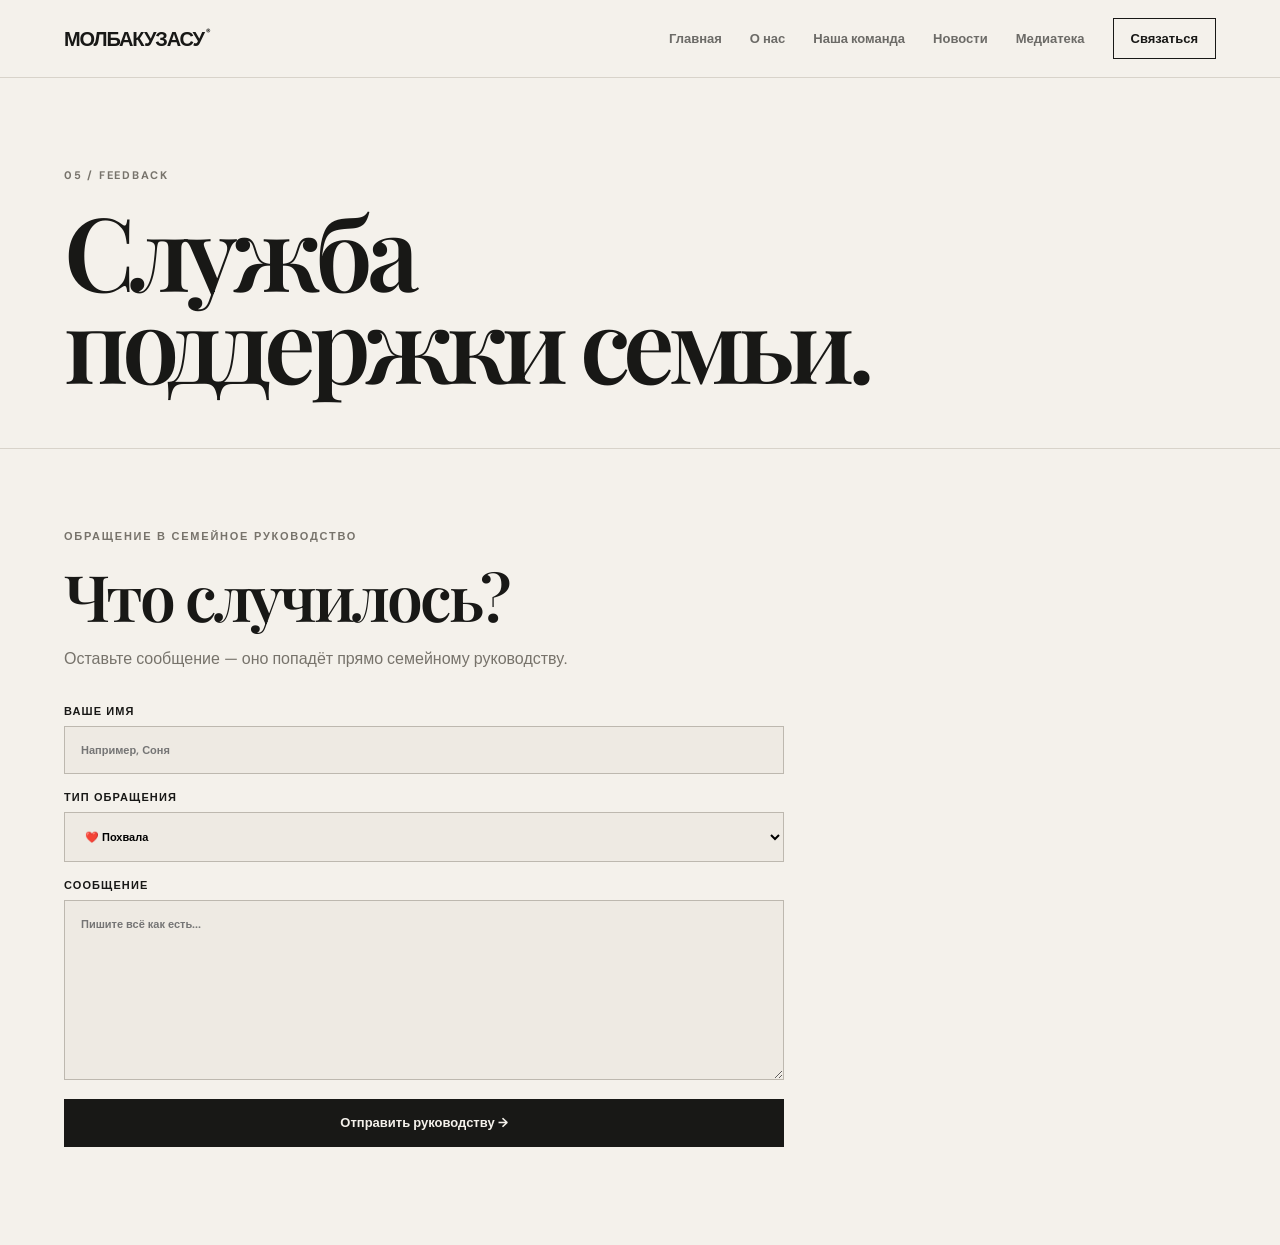
<file: contacts.html>
<!doctype html>
<html lang="ru">

<head>
  <meta charset="UTF-8">

  <meta
    name="viewport"
    content="width=device-width, initial-scale=1, viewport-fit=cover"
  >

  <title>Обратная связь — МолБаКуЗаСу</title>

  <link rel="stylesheet" href="css/style.css?v=4">
</head>

<body>

  <header class="header">

    <a class="logo" href="index.html">
      МОЛБАКУЗАСУ<span>®</span>
    </a>

    <button
      class="menu-btn"
      type="button"
      aria-label="Открыть меню"
      aria-expanded="false"
    >
      ☰
    </button>

    <nav class="nav">
      <a href="index.html">Главная</a>
      <a href="about.html">О нас</a>
      <a href="team.html">Наша команда</a>
      <a href="news.html">Новости</a>
      <a href="gallery.html">Медиатека</a>
      <a class="nav-cta active" href="contacts.html">Связаться</a>
    </nav>

  </header>


  <section class="page-hero">

    <p class="eyebrow">05 / FEEDBACK</p>

    <h1>
      Служба<br>
      поддержки семьи.
    </h1>

  </section>


  <section class="page-content">

    <div class="form-wrap">

      <p class="eyebrow">
        ОБРАЩЕНИЕ В СЕМЕЙНОЕ РУКОВОДСТВО
      </p>

      <h2>Что случилось?</h2>

      <p class="form-explainer">
        Оставьте сообщение — оно попадёт прямо семейному руководству.
      </p>


      <form
        class="form"
        id="feedbackForm"
        action="https://formspree.io/f/xqpzwjao"
        method="POST"
      >

        <input
          type="hidden"
          name="subject"
          value="Новое сообщение с семейного сайта МолБаКуЗаСу"
        >


        <label>
          Ваше имя

          <input
            required
            name="name"
            maxlength="80"
            placeholder="Например, Соня"
          >
        </label>


        <label>
          Тип обращения

          <select name="type">

            <option>❤️ Похвала</option>

            <option>😡 Жалоба</option>

            <option>💡 Предложение</option>

            <option>
              😂 Просто хотел(а) что-то сказать
            </option>

          </select>
        </label>


        <label>
          Сообщение

          <textarea
            required
            maxlength="2000"
            name="message"
            placeholder="Пишите всё как есть..."
          ></textarea>
        </label>


        <button
          class="button button-dark"
          type="submit"
        >
          Отправить руководству →
        </button>

      </form>


      <div
        class="form-status"
        id="formStatus"
        aria-live="polite"
      ></div>

    </div>
</file>
<file: css/style.css>
@import url('https://fonts.googleapis.com/css2?family=DM+Sans:wght@400;500;600;700;800&family=Playfair+Display:ital,wght@0,500;0,600;0,700;1,500&display=swap');

:root{--bg:#f4f1eb;--ink:#181816;--muted:#77736b;--line:#d8d3ca;--soft:#e6e1d8;--sand:#c9c0b0;--dark:#181816}
*{box-sizing:border-box}html{scroll-behavior:smooth;-webkit-text-size-adjust:100%}body{margin:0;background:var(--bg);color:var(--ink);font-family:"DM Sans",sans-serif;overflow-x:hidden}img{display:block;max-width:100%}a{color:inherit;text-decoration:none}button,input,select,textarea{font:inherit}button:disabled{opacity:.55;cursor:not-allowed}

.header{height:78px;padding:0 5vw;display:flex;align-items:center;justify-content:space-between;border-bottom:1px solid var(--line);background:rgba(244,241,235,.97);position:sticky;top:0;z-index:50;backdrop-filter:blur(10px)}
.logo{font-size:20px;font-weight:800;letter-spacing:-.055em;white-space:nowrap}.logo span{font-size:9px;vertical-align:top;margin-left:2px}.nav{display:flex;gap:28px;align-items:center;font-size:13px;font-weight:600}.nav a{opacity:.62}.nav a:hover,.nav a.active{opacity:1}.nav-cta{border:1px solid var(--ink)!important;padding:11px 17px;opacity:1!important}.menu-btn{display:none;background:none;border:0;color:inherit;font-size:27px;line-height:1;padding:9px;margin-right:-9px;cursor:pointer}

.hero{min-height:calc(100dvh - 78px);display:grid;grid-template-columns:1fr 1fr;padding:5vw;gap:6vw;align-items:center}.eyebrow{font-size:11px;letter-spacing:.16em;font-weight:700;margin:0 0 22px;text-transform:uppercase;color:var(--muted)}.hero h1{font:600 clamp(46px,5.9vw,86px)/.94 "Playfair Display",serif;letter-spacing:-.052em;margin:0 0 30px;overflow-wrap:anywhere}.hero h1 em{font-weight:500}.lead{font-size:18px;line-height:1.6;max-width:590px;color:#5d5a54}.hero-actions{display:flex;gap:12px;margin-top:34px;flex-wrap:wrap}.button{display:inline-flex;align-items:center;justify-content:center;min-height:48px;padding:14px 21px;font-weight:700;font-size:13px;border:1px solid var(--ink);text-align:center}.button-dark{background:var(--ink);color:var(--bg)}.button-light{background:transparent}.hero-photo{aspect-ratio:1/1.08;position:relative;overflow:hidden;background:#d7d0c4}.hero-photo img{width:100%;height:100%;object-fit:cover;position:absolute;inset:0;z-index:2}.placeholder-text{font:600 clamp(35px,5vw,72px)/.85 "Playfair Display",serif;padding:10%;opacity:.35}.photo-label{position:absolute;z-index:3;bottom:20px;left:20px;background:var(--bg);padding:8px 11px;font-size:9px;font-weight:800;letter-spacing:.13em}

.ticker{min-height:55px;border-block:1px solid var(--line);display:flex;gap:18px;justify-content:space-around;align-items:center;font-size:10px;font-weight:800;letter-spacing:.15em;white-space:nowrap;padding:0 5vw}.ticker span{font-size:14px}
.section{padding:110px 5vw}.intro{display:grid;grid-template-columns:1fr 1fr;gap:10vw}.section h2,.page-content h2{font:600 clamp(38px,5vw,68px)/.98 "Playfair Display",serif;letter-spacing:-.045em;margin:0}.intro-text{max-width:540px;padding-top:35px}.intro-text p{font-size:19px;line-height:1.65;color:#5d5a54}.text-link{display:inline-block;margin-top:20px;font-size:13px;font-weight:800;border-bottom:1px solid;padding-bottom:4px}.stats{padding-top:0;display:grid;grid-template-columns:repeat(3,1fr);gap:1px}.stat{border-top:1px solid #bdb8af;padding:28px 0;display:flex;flex-direction:column;gap:7px}.stat strong{font:600 58px "Playfair Display",serif}.stat span{font-size:12px;text-transform:uppercase;letter-spacing:.08em;color:var(--muted)}

.news-preview{background:var(--dark);color:var(--bg)}.section-heading{display:flex;justify-content:space-between;align-items:flex-end;margin-bottom:55px;gap:30px}.section-heading .eyebrow{color:#8e8981}.news-preview .section-heading .eyebrow{color:#aaa69e}.news-grid{display:grid;grid-template-columns:1.4fr 1fr;gap:1px;background:#494842}.news-card{background:var(--dark);border:1px solid #494842;min-height:370px;padding:40px;display:flex;flex-direction:column;align-items:flex-start}.news-card.featured{background:#24241f}.news-number{font:500 50px "Playfair Display",serif;opacity:.35}.news-type{font-size:10px;letter-spacing:.15em;font-weight:800;color:#aaa69e}.news-card h3{font:500 38px/1.05 "Playfair Display",serif;margin:20px 0 12px}.news-card p:not(.news-type){color:#aaa69e;line-height:1.5;max-width:430px}.news-card a{margin-top:auto;font-size:12px;font-weight:800;border-bottom:1px solid}

.team-preview{background:var(--soft)}.people-mini{display:grid;grid-template-columns:repeat(6,1fr);gap:14px}.person-mini{min-width:0;background:var(--bg);padding:15px}.person-mini span{display:block;font-weight:800;margin-top:14px}.person-mini small{display:block;color:var(--muted);margin-top:4px;font-size:11px;line-height:1.35}.avatar{aspect-ratio:1;background:#cbc4b7;display:grid;place-items:center;font:500 55px "Playfair Display",serif;position:relative;overflow:hidden}.avatar img{position:absolute;inset:0;width:100%;height:100%;object-fit:cover;z-index:2}
.manifesto{text-align:center}.manifesto blockquote{font:500 clamp(40px,6vw,78px)/1.02 "Playfair Display",serif;letter-spacing:-.04em;margin:0 auto;max-width:1000px}.signature{color:var(--muted);margin-top:25px;font-size:13px}.contact-strip{padding:80px 5vw;background:var(--sand);display:flex;align-items:center;justify-content:space-between;gap:30px}.contact-strip h2{font:600 clamp(42px,5vw,65px)/.95 "Playfair Display",serif;margin:0}

.footer{padding:60px 5vw 30px;display:grid;grid-template-columns:1fr 1fr auto;gap:30px;align-items:end;border-top:1px solid var(--line)}.footer p{color:var(--muted);font-size:12px}.footer-links{display:flex;flex-wrap:wrap;gap:18px;font-size:12px;font-weight:700}.copyright{text-align:right}

.page-hero{padding:90px 5vw 60px;border-bottom:1px solid var(--line)}.page-hero h1{font:600 clamp(55px,8vw,110px)/.9 "Playfair Display",serif;letter-spacing:-.06em;margin:0;max-width:1050px;overflow-wrap:anywhere}.page-content{padding:80px 5vw}.family-grid{display:grid;grid-template-columns:repeat(3,1fr);gap:22px}.family-card{min-width:0;background:var(--soft);padding:15px}.family-card.highlight-card,.family-card.junior-card{background:var(--soft)}.family-card .portrait{aspect-ratio:4/5;background:#c9c1b4;display:grid;place-items:center;font:50px "Playfair Display",serif;position:relative;overflow:hidden}.family-card .portrait img{position:absolute;inset:0;width:100%;height:100%;object-fit:cover;z-index:2}.family-card .portrait span{position:relative;z-index:1}.family-card h3{margin:18px 0 4px;font:500 28px "Playfair Display",serif}.family-card p{font-size:12px;color:var(--muted);line-height:1.45;overflow-wrap:anywhere}
.timeline{border-left:1px solid #bdb8af;padding-left:30px;max-width:850px}.timeline-item{padding:0 0 50px;position:relative}.timeline-item:before{content:"";position:absolute;left:-35px;top:4px;width:9px;height:9px;background:var(--ink)}.timeline-item strong{font:500 28px "Playfair Display",serif}.timeline-item p{color:#666;line-height:1.6}

.section-note{max-width:700px;color:var(--muted);font-size:14px;line-height:1.65;margin:-28px 0 42px}.events-list{display:grid;grid-template-columns:repeat(2,minmax(0,1fr));gap:20px}.event-card{background:var(--soft);display:grid;grid-template-columns:minmax(180px,.85fr) 1.15fr;min-height:340px;overflow:hidden}.content-cover{min-height:220px;position:relative;overflow:hidden;background:#cfc6b9}.content-cover-fallback{position:absolute;inset:0;display:grid;place-items:center;font:600 34px "Playfair Display",serif;letter-spacing:.04em;color:rgba(24,24,22,.24)}.content-cover-image{position:absolute;inset:0;width:100%;height:100%;object-fit:cover;z-index:2}.event-card-copy{padding:30px;display:flex;flex-direction:column;align-items:flex-start}.event-card-top{width:100%;display:flex;justify-content:space-between;gap:15px;color:var(--muted);font-size:11px;font-weight:800;letter-spacing:.08em}.event-card-copy .news-type{color:var(--muted);margin:45px 0 0}.event-card h3{font:500 34px/1.05 "Playfair Display",serif;margin:15px 0 12px}.event-card-copy>p:not(.news-type){color:#625e57;line-height:1.55;font-size:14px}.event-card-copy strong{margin-top:auto;font-size:12px;border-bottom:1px solid;padding-bottom:3px}

.birthday-section{background:#e1dbd1}.birthday-layout{display:grid;grid-template-columns:.85fr 1.15fr;gap:7vw;align-items:start}.birthday-photo{aspect-ratio:4/5;position:relative;overflow:hidden;background:#bfb6a8}.birthday-photo img{position:absolute;inset:0;width:100%;height:100%;object-fit:cover;z-index:2}.birthday-photo-fallback{position:absolute;inset:0;display:grid;place-items:center;text-align:center;font:600 clamp(38px,5vw,68px)/.9 "Playfair Display",serif;color:rgba(24,24,22,.28)}.birthday-copy>p{color:#625e57;line-height:1.65;max-width:590px}.birthday-table-wrap{overflow:hidden;border-top:1px solid #aaa398;margin-top:35px}.birthday-table{width:100%;border-collapse:collapse;font-size:14px}.birthday-table th,.birthday-table td{padding:14px 4px;text-align:left;border-bottom:1px solid #c0b9af}.birthday-table th{font-size:10px;letter-spacing:.12em;text-transform:uppercase;color:var(--muted)}.birthday-table td:last-child,.birthday-table th:last-child{text-align:right}.birthday-table td:first-child{font-weight:700}

.gallery-grid{display:grid;grid-template-columns:repeat(2,minmax(0,1fr));gap:20px}.album-rich{min-height:420px;background:var(--soft);padding:0;display:grid;grid-template-columns:1.1fr .9fr;overflow:hidden}.album-rich:nth-child(2n){background:#ded8ce}.album-rich .content-cover{height:100%;min-height:420px}.album-copy{padding:28px;display:flex;flex-direction:column;align-items:flex-start}.album-copy p{font-size:10px;text-transform:uppercase;letter-spacing:.12em;color:var(--muted);margin:0 0 50px}.album-copy h3{font:500 36px/1.02 "Playfair Display",serif;margin:0 0 12px}.album-copy span{font-size:13px;color:var(--muted);line-height:1.5}.album-copy strong{font-size:12px;margin-top:auto;border-bottom:1px solid;padding-bottom:3px}

.detail-page{padding:80px 5vw 100px;min-height:70vh}.back{display:inline-block;margin-bottom:45px;font-size:12px;font-weight:800}.detail-title{font:600 clamp(48px,8vw,100px)/.92 "Playfair Display",serif;letter-spacing:-.055em;margin:0 0 25px;max-width:1100px;overflow-wrap:anywhere}.detail-lead{font-size:18px;line-height:1.65;color:#625e57;max-width:760px;margin:0 0 55px}.photo-grid{columns:3 280px;column-gap:14px}.photo-tile{break-inside:avoid;margin:0 0 14px;background:#ddd5ca;overflow:hidden}.photo-tile img{width:100%;height:auto}

.form-wrap{max-width:720px}.form-wrap h2{margin-bottom:18px}.form-explainer{color:var(--muted);line-height:1.6}.form{display:grid;gap:16px;margin-top:32px}.form label{font-size:11px;font-weight:800;text-transform:uppercase;letter-spacing:.1em}.form input,.form select,.form textarea{width:100%;min-width:0;border:1px solid #bdb8af;background:#eeeae3;padding:16px;margin-top:8px;border-radius:0}.form textarea{min-height:180px;resize:vertical}.form button{border:0;cursor:pointer}.form-status{margin-top:18px;padding:0;font-size:13px;font-weight:700}.form-status.success-mode,.form-status.error-mode{padding:16px}.form-status.success-mode{background:#d5ddce}.form-status.error-mode{background:#ead0ca}

.empty-state{padding:28px;border:1px solid var(--line);color:var(--muted)}

@media(max-width:1100px){.people-mini{grid-template-columns:repeat(3,1fr)}.event-card{grid-template-columns:1fr}.event-card .content-cover{aspect-ratio:16/10}.album-rich{grid-template-columns:1fr}.album-rich .content-cover{min-height:300px;aspect-ratio:16/10}.album-copy{min-height:250px}.family-grid{grid-template-columns:repeat(2,1fr)}}

@media(max-width:800px){
  .header{height:64px;padding-left:max(5vw,env(safe-area-inset-left));padding-right:max(5vw,env(safe-area-inset-right))}.logo{font-size:17px}.menu-btn{display:block}.nav{display:none;position:absolute;top:64px;left:0;right:0;max-height:calc(100dvh - 64px);overflow-y:auto;background:var(--bg);border-bottom:1px solid var(--line);padding:20px max(5vw,env(safe-area-inset-right)) calc(24px + env(safe-area-inset-bottom)) max(5vw,env(safe-area-inset-left));flex-direction:column;gap:0;align-items:stretch;box-shadow:0 14px 28px rgba(24,24,22,.08)}.nav.open{display:flex}.nav a{width:100%;padding:15px 0;border-bottom:1px solid #ded9d1;font-size:15px;opacity:1}.nav .nav-cta{margin-top:14px;padding:14px 16px;text-align:center;border-bottom:1px solid var(--ink)!important}body.menu-open{overflow:hidden}
  .hero{grid-template-columns:1fr;gap:30px;padding:24px 5vw 52px;min-height:auto}.hero-photo{order:-1;aspect-ratio:4/3}.hero h1{font-size:clamp(40px,11.7vw,64px);line-height:.96;margin-bottom:22px}.lead{font-size:16px;line-height:1.55}.hero-actions{margin-top:25px}.hero-actions .button{flex:1 1 220px}
  .ticker{height:auto;min-height:0;white-space:normal;flex-wrap:wrap;justify-content:center;gap:9px 12px;padding:16px 5vw;line-height:1.2}.ticker div{white-space:nowrap}.ticker span{font-size:10px}
  .section{padding:72px 5vw}.intro{grid-template-columns:1fr;gap:28px}.intro-text{padding-top:0}.stats{grid-template-columns:1fr}.news-grid{grid-template-columns:1fr}.people-mini{grid-template-columns:repeat(2,1fr)}.section-heading,.contact-strip{align-items:flex-start;flex-direction:column}.section-heading{margin-bottom:34px}.news-card{min-height:330px;padding:30px}.news-card h3{font-size:34px}.contact-strip{padding:60px 5vw}.footer{grid-template-columns:1fr;padding-top:44px}.copyright{text-align:left}.page-hero{padding:54px 5vw 44px}.page-hero h1{font-size:clamp(46px,13.5vw,76px);line-height:.94}.page-content{padding:55px 5vw}.family-grid{grid-template-columns:1fr 1fr;gap:12px}.family-card{padding:10px}.family-card h3{font-size:23px;margin-top:13px}.family-card p{font-size:10px}.manifesto blockquote{font-size:clamp(38px,11vw,62px)}
  .events-list,.gallery-grid{grid-template-columns:1fr}.birthday-layout{grid-template-columns:1fr;gap:38px}.birthday-photo{aspect-ratio:16/10;max-height:420px}.detail-page{padding:50px 5vw 75px}.detail-lead{font-size:16px}.photo-grid{columns:2 150px;column-gap:8px}.photo-tile{margin-bottom:8px}.section-note{margin-top:-18px}.event-card-copy .news-type{margin-top:28px}
}

@media(max-width:520px){
  .logo{font-size:15.5px}.eyebrow{font-size:9.5px;margin-bottom:16px}.hero{padding-top:18px}.hero-photo{aspect-ratio:1/1}.photo-label{left:12px;bottom:12px;max-width:calc(100% - 24px);font-size:7.5px}.placeholder-text{font-size:clamp(31px,11vw,48px)}.hero h1{font-size:clamp(38px,11.5vw,54px);letter-spacing:-.045em}.button{width:100%}.section h2,.page-content h2{font-size:clamp(34px,10.5vw,48px)}.people-mini{grid-template-columns:1fr 1fr;gap:9px}.person-mini{padding:9px}.avatar{font-size:42px}.person-mini span{font-size:14px;margin-top:10px}.person-mini small{font-size:9.5px}.family-grid{grid-template-columns:1fr 1fr;gap:8px}.family-card{padding:8px}.family-card h3{font-size:21px}.family-card p{font-size:9px}.news-card{padding:24px}.news-card h3{font-size:31px}.event-card-copy{padding:23px}.event-card h3{font-size:31px}.album-copy{padding:23px;min-height:230px}.album-copy h3{font-size:32px}.album-copy p{margin-bottom:32px}.birthday-table{font-size:13px}.birthday-table th,.birthday-table td{padding:12px 2px}.photo-grid{columns:2 125px}.footer{gap:20px}.footer-links{gap:12px 16px}.page-hero h1{overflow-wrap:normal;word-break:normal}.detail-title{font-size:clamp(42px,13vw,62px)}
}

/* ===== ABOUT / FAMILY STORY ===== */
.about-hero{position:relative}.about-hero-note{max-width:620px;margin:32px 0 0;color:var(--muted);font-size:16px;line-height:1.65}
.family-story-section{padding:95px 5vw 110px;background:#1c1c19;color:var(--bg)}.family-story-head{display:grid;grid-template-columns:1fr .8fr;gap:8vw;align-items:end;margin-bottom:70px}.family-story-head h2,.principles-title h2{font:600 clamp(40px,5vw,68px)/.98 "Playfair Display",serif;letter-spacing:-.045em;margin:0}.family-story-head>p{color:#aaa69e;line-height:1.65;max-width:540px;margin:0}.family-story-section .eyebrow{color:#aaa69e}
.story-chapter{display:grid;grid-template-columns:70px minmax(300px,.9fr) minmax(320px,1.1fr);gap:35px;align-items:center;padding:54px 0;border-top:1px solid #494842}.story-chapter.reverse .story-visual{order:3}.story-chapter.reverse .story-copy{order:2}.story-number{font:500 42px "Playfair Display",serif;color:#77736b;align-self:start;padding-top:6px}.story-visual{min-height:310px;background:#262621;border:1px solid #494842;display:flex;align-items:center;justify-content:center;padding:34px;overflow:hidden}.story-copy{max-width:580px}.story-kicker{font-size:10px;letter-spacing:.16em;font-weight:800;color:#aaa69e;margin:0 0 15px}.story-copy h3{font:500 clamp(32px,4vw,50px)/1.02 "Playfair Display",serif;margin:0 0 18px}.story-copy>p:last-child{color:#b8b4ac;line-height:1.65;font-size:15px;margin:0}

.stick-family,.stick-two-couples,.stick-generation,.stick-kids,.stick-couple,.stick-arrival{display:flex;align-items:flex-end;justify-content:center}.stick-family{gap:34px}.stick-kids{gap:22px}.stick-two-couples{gap:45px;flex-wrap:wrap}.stick-couple{gap:13px;align-items:center}.stick-couple b{font:500 28px "Playfair Display",serif;color:#77736b;padding-bottom:28px}.stick-couple.centered{justify-content:center}.stick-generation{gap:22px;flex-wrap:wrap}.stick-arrival{gap:18px;margin-top:25px;flex-wrap:wrap}.stick-divider{width:55px;height:1px;background:#77736b;align-self:center;position:relative}.stick-divider:after{content:"";width:1px;height:44px;background:#77736b;position:absolute;right:0;top:0}.stick-member{display:flex;flex-direction:column;align-items:center;gap:10px;min-width:62px}.stick-member span{font-size:10px;font-weight:800;letter-spacing:.07em;text-transform:uppercase;color:#c7c2b8}.stick-person{position:relative;width:56px;height:112px;transform-origin:50% 100%}.stick-member.child .stick-person{transform:scale(.72);margin:-16px -8px}.stick-member.small .stick-person{transform:scale(.88);margin:-7px -3px}.stick-head{position:absolute;left:17px;top:0;width:23px;height:23px;border:2px solid #d7d2c8;border-radius:50%}.stick-body{position:absolute;left:27px;top:23px;width:2px;height:44px;background:#d7d2c8}.stick-arms:before,.stick-arms:after,.stick-legs:before,.stick-legs:after{content:"";position:absolute;width:2px;background:#d7d2c8;transform-origin:top}.stick-arms:before{height:36px;left:27px;top:32px;transform:rotate(58deg)}.stick-arms:after{height:36px;left:28px;top:32px;transform:rotate(-58deg)}.stick-legs:before{height:45px;left:27px;top:64px;transform:rotate(24deg)}.stick-legs:after{height:45px;left:28px;top:64px;transform:rotate(-24deg)}.stick-member.accent .stick-head{border-color:#c9c0b0}.stick-member.accent .stick-body,.stick-member.accent .stick-arms:before,.stick-member.accent .stick-arms:after,.stick-member.accent .stick-legs:before,.stick-member.accent .stick-legs:after{background:#c9c0b0}.stick-member.accent span{color:#e1d9cc}.twins-scene,.su-scene{display:flex;flex-direction:column;align-items:center;justify-content:center}.twins-scene .twins{margin-top:12px}.surprise{font:600 38px "Playfair Display",serif;color:#c9c0b0;margin:2px 0 -1px}

.branches-section{background:var(--bg)}.branch-grid{display:grid;grid-template-columns:repeat(5,1fr);gap:1px;background:var(--line);border:1px solid var(--line)}.branch-card{background:var(--bg);min-height:320px;padding:30px;display:flex;flex-direction:column}.branch-card.root{background:#ddd5ca}.branch-card>span{font:500 36px "Playfair Display",serif;color:#aaa49a}.branch-card h3{font:500 31px "Playfair Display",serif;margin:auto 0 13px}.branch-card p{font-size:13px;color:#666;line-height:1.55;margin:0}
.principles-section{padding:100px 5vw;background:#ded8ce}.principles-title{display:flex;justify-content:space-between;gap:40px;align-items:flex-end;margin-bottom:55px}.principles-grid{display:grid;grid-template-columns:repeat(2,1fr);border-top:1px solid #aaa398;border-left:1px solid #aaa398}.principle{min-height:250px;padding:34px;border-right:1px solid #aaa398;border-bottom:1px solid #aaa398}.principle>span{font-size:11px;font-weight:800;letter-spacing:.12em;color:var(--muted)}.principle h3{font:500 34px/1.05 "Playfair Display",serif;margin:45px 0 14px}.principle p{color:#666;line-height:1.55;max-width:470px;margin:0}

@media(max-width:1100px){.branch-grid{grid-template-columns:repeat(2,1fr)}.branch-card:last-child{grid-column:1/-1}.story-chapter{grid-template-columns:55px 1fr 1fr;gap:24px}}
@media(max-width:800px){.family-story-section{padding:70px 5vw 80px}.family-story-head{grid-template-columns:1fr;gap:24px;margin-bottom:45px}.story-chapter,.story-chapter.reverse{grid-template-columns:42px 1fr;gap:18px;padding:38px 0}.story-number{font-size:30px}.story-visual,.story-chapter.reverse .story-visual{grid-column:2;order:1;min-height:245px;padding:24px}.story-copy,.story-chapter.reverse .story-copy{grid-column:2;order:2}.story-copy h3{font-size:clamp(31px,9vw,44px)}.branch-grid{grid-template-columns:1fr 1fr}.branch-card{min-height:260px;padding:22px}.branch-card:last-child{grid-column:1/-1}.principles-section{padding:70px 5vw}.principles-title{display:block;margin-bottom:36px}.principles-grid{grid-template-columns:1fr}.principle{min-height:210px}.stick-two-couples{gap:28px}.stick-generation{gap:15px}}
@media(max-width:520px){.about-hero-note{font-size:14px;margin-top:24px}.story-chapter,.story-chapter.reverse{grid-template-columns:32px minmax(0,1fr);gap:12px}.story-number{font-size:24px}.story-visual,.story-chapter.reverse .story-visual{min-height:215px;padding:18px}.story-copy,.story-chapter.reverse .story-copy{padding-right:4px}.story-copy>p:last-child{font-size:14px}.stick-family{gap:12px}.stick-divider{width:20px}.stick-kids{gap:6px}.stick-member{min-width:48px}.stick-member span{font-size:8px}.stick-two-couples{gap:20px 8px}.stick-couple{gap:5px}.stick-couple b{font-size:20px;padding-bottom:22px}.stick-generation{gap:2px}.stick-arrival{gap:2px}.branch-grid{grid-template-columns:1fr}.branch-card,.branch-card:last-child{grid-column:auto;min-height:230px}.principle{padding:25px;min-height:190px}.principle h3{font-size:30px;margin-top:34px}}

/* Six-person generation in the family story */
.stick-generation.six-kids{display:grid;grid-template-columns:repeat(3,minmax(0,1fr));gap:24px 18px;align-items:end}
@media(max-width:680px){.stick-generation.six-kids{grid-template-columns:repeat(3,minmax(0,1fr));gap:18px 8px}.stick-generation.six-kids .stick-member span{font-size:10px}}
</file>
